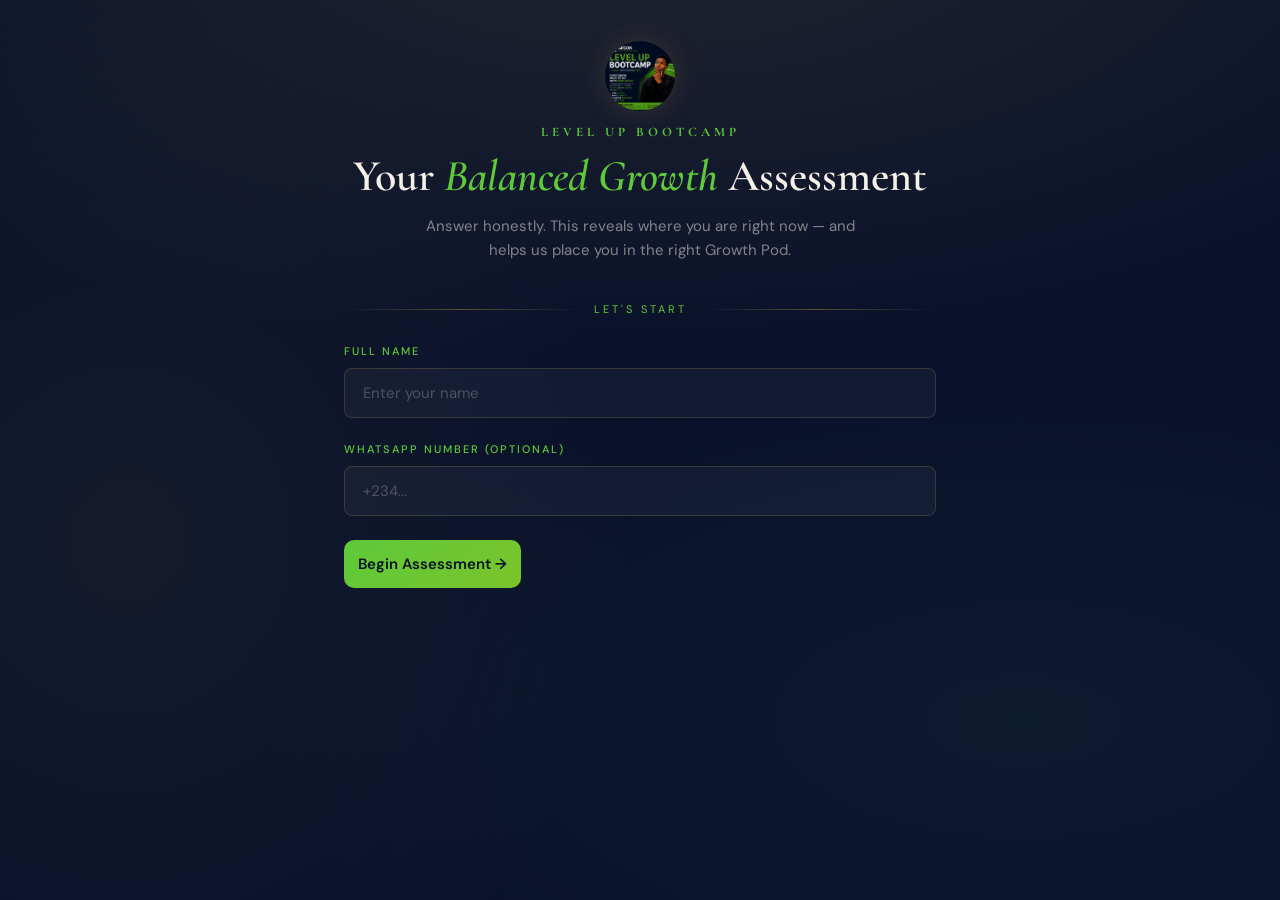
<file: index.html>
<!DOCTYPE html>
<html lang="en">
<head>
    <meta charset="UTF-8"/>
    <meta name="viewport" content="width=device-width, initial-scale=1.0"/>
    <title> Growth Plan</title>
    <link href="https://fonts.googleapis.com/css2?family=Cormorant+Garamond:ital,wght@0,400;0,600;0,700;1,400&family=DM+Sans:wght@300;400;500;600&display=swap" rel="stylesheet"/>
    <link rel="stylesheet" href="./style.css">
</head>
<body>
    <div class="container">

        <div class="header">
            <!-- <div class="logo-mark"><img src="./img/logo.png" style="width: 80px; height: 80px; border-radius: 100%;" alt=""></div> -->
            <div class="logo-mark"><img src="./img/boot-camp.png" style="width: 70px; height: 70px; border-radius: 100%;" alt=""></div>
            <div class="brand"><b>LEVEL UP BOOTCAMP</b></div>
            <h1>Your <span>Balanced Growth</span> Assessment</h1>
            <p class="subtitle">
                Answer honestly. This reveals where you are right now — and helps us place you in the right Growth Pod.
            </p>
        </div>

        <div id="stepName">
            <div class="divider">Let's Start</div>
            <div class="form-group">
            <label class="field-label">Full Name</label>
            <input type="text" id="nameInput" placeholder="Enter your name"/>
            </div>
            <div class="form-group">
            <label class="field-label">WhatsApp Number (optional)</label>
            <input type="text" id="phoneInput" placeholder="+234..."/>
            </div>
            <!-- <div class="form-group">
            <label class="field-label">password</label>
            <input type="password" required id="password" placeholder="Enter personal password from pg 10">
            </div> -->
            <button class="btn-next" onclick="startAssessment()">Begin Assessment →</button>
        </div>

        <div id="stepAssessment" style="display: none;">
            <div class="progress-bar-wrap"><div class="progress-bar" id="progressBar" style="width:0%"></div></div>
            <div class="progress-label" id="progressLabel">Pillar 1 of 7</div>
            <div id="pillarContent"></div>
            <div class="nav-row">
            <button class="btn-back" id="backBtn" onclick="prevPillar()">← Back</button>
            <button class="btn-next" id="nextBtn" onclick="nextPillar()">Next →</button>
            </div>
        </div>

        <div id="stepResults" style="display:none;" class="results-section">
            <div class="divider">Your Results</div>
            <div class="chart-wrap">
            <div class="chart-title"><span id="display-name"><b>Your</b></span> Level-Up Tree Map</div>
            <div class="chart-subtitle">A visual snapshot of your balanced growth</div>
            <canvas id="radarCanvas"></canvas>
            </div>
            <div id="scoreGrid" class="score-grid"></div>
            <div class="reveal-box" id="revealBox"></div>
            <div class="pod-choice-title">Generate a growth plan;</div>
            <p class="pod-choice-sub">
                We recommend your weakest pillar — but you can choose any area you feel called to grow in.
            </p>
            <div class="pillars-grid" id="podGrid"></div>
            <!-- <textarea
             id="reasonInput" placeholder="Why this pod? Share what's been on your heart about this area... (optional)"
            ></textarea> -->
            <button class="submit-btn" id="submitBtn" onclick="generatePlan()">
            <span id="btnText">Generate Growth Plan 🌿</span>
            <div class="spinner" id="spinner"></div>
            </button>
            <div class="error-msg" id="errorMsg"></div>
        </div>

        <div class="success" id="successMsg">
            <div class="success-icon">🌳</div>
            <h2>You're in, Giant.</h2>
            <p>Your growth plan has been generated.<br/>Stay accountable throughout the Level-Up Bootcamp.</p>
            <div class="pod-badge" id="podBadge"></div>
        </div>

    </div>
    <script src="./script.js"></script>
</body>
</html>
<div>

    <!-- Step 2: Assessment -->
    <div id="stepAssessment" style="display:none;">
        <div class="progress-bar-wrap">
        <div class="progress-bar" id="progressBar" style="width:0%"></div>
        </div>
        <div class="progress-label" id="progressLabel">Pillar 1 of 7</div>
        <div id="pillarContent"></div>
        <div class="nav-row">
        <button class="btn-back" id="backBtn" onclick="prevPillar()">← Back</button>
        <button class="btn-next" id="nextBtn" onclick="nextPillar()">Next →</button>
        </div>
    </div>

    <!-- Step 3: Results + Pod Choice -->
    <div id="stepResults" style="display:none;" class="results-section">
        <div class="divider">Your Results</div>
        <div id="scoreGrid" class="score-grid"></div>
        <div class="reveal-box" id="revealBox"></div>

        <div class="pod-choice-title">Choose your Growth Pod</div>
        <p style="font-size:13px;color:var(--muted);margin-bottom:14px;line-height:1.5;">
            We recommend your weakest pillar — but you can choose any area you feel called to grow in.
        </p>
        <div class="pillars-grid" id="podGrid"></div>

        <textarea
        id="reasonInput" placeholder="Why this pod? Share what's been on your heart about this area... (optional)"
        ></textarea>

        <button class="submit-btn" id="submitBtn" onclick="submitForm()">
        <span id="btnText">Join My Pod 🌿</span>
        <div class="spinner" id="spinner"></div>
        </button>
        <div class="error-msg" id="errorMsg"></div>
    </div>

    <!-- Success -->
    <!-- <div class="success" id="successMsg">
        <div class="success-icon">🌳</div>
        <h2>You're in, Giant.</h2>
        <p>Your pod choice has been recorded.<br/>Joshua will reach out with your group details soon.</p>
        <div class="pod-badge" id="podBadge"></div>
    </div> -->

</div>
</file>
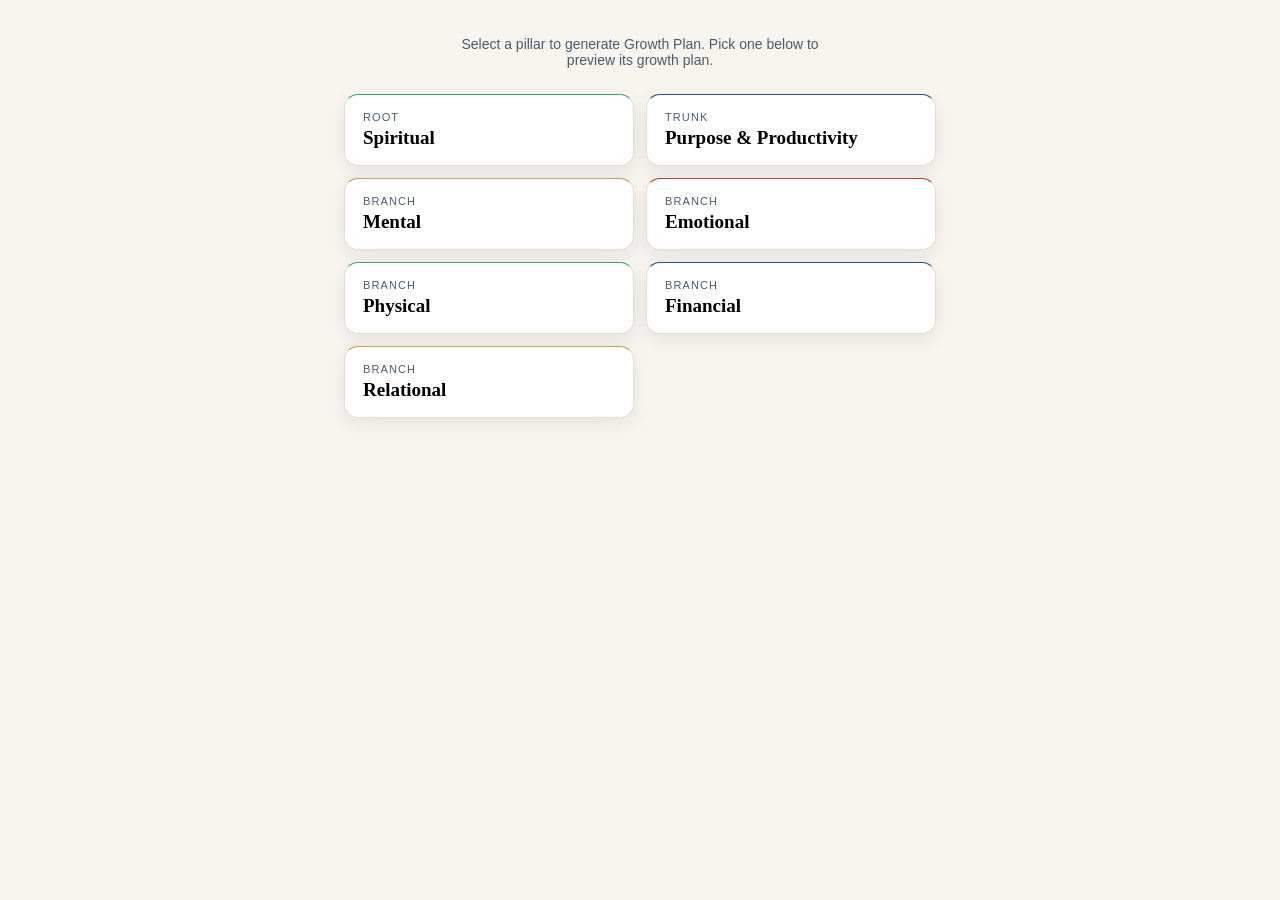
<file: argon-growth-plan.html>
<!DOCTYPE html>
<html lang="en">
<head>
<meta charset="UTF-8">
<meta name="viewport" content="width=device-width, initial-scale=1.0">
<title>LEVEL-UP BOOTCAMP — Growth Plan</title>
<link rel="preconnect" href="https://fonts.googleapis.com">
<link rel="preconnect" href="https://fonts.gstatic.com" crossorigin>
<!-- <link href="https://fonts.googleapis.com/css2?family=Fraunces:opsz,wght@9..144,400;9..144,500;9..144,600;9..144,700&family=Work+Sans:wght@400;500;600;700&display=swap" rel="stylesheet"> -->
<link href="https://fonts.googleapis.com/css2?family=Cormorant+Garamond:ital,wght@0,400;0,600;0,700;1,400&family=DM+Sans:wght@300;400;500;600&display=swap" rel="stylesheet"/>
<link rel="stylesheet" href="./style2.css">
</head>
<body>

<div id="hero" class="hero" hidden>
  <div class="hero-inner">
    <div class="eyebrow"><span class="dot"></span> LEVEL-UP BOOTCAMP</div>
    <div class="pillar-tag"><span class="swatch" id="pillarSwatch"></span><span id="pillarSection"></span></div>
    <h1 class="headline display" id="pillarLabel"></h1>
    <p class="tagline" id="pillarTagline"></p>
    <p class="weak-note">This pillar was <b>selected</b> in your assessment. Below are 7 starter habits to strengthen it, edit any line, remove what doesn't fit, or add your own.</p>
    <button class="change-pillar" id="changePillar">Not the right pillar? Choose a different one</button>
    <br>
    <br>
    <button class="btn btn-ghost" id="retake">Retake Assessment</button>
  </div>
</div>

<div id="picker" class="picker-wrap" hidden>
  <div style="height:36px"></div>
  <p class="picker-note">Select a pillar to generate Growth Plan. Pick one below to preview its growth plan.</p>
  <div class="picker-grid" id="pickerGrid"></div>
</div>

<div id="main" class="main" hidden>
  <div class="section-label">transformative habits</div>
  <ul class="stairs" id="stairs"></ul>
  <button class="add-step" id="addHabit">+ Add a custom habit</button>

  <div class="actions">
    <button class="btn btn-primary" id="savePlan">Save plan</button>
    <button class="btn btn-ghost" id="resetPlan">Reset to defaults</button>
    <span class="save-flash" id="saveFlash">✓ Saved</span>
  </div>

  <p class="footer-note">Tap a step number to mark a habit as this week's focus. Saved plans persist on this browser.</p>
</div>

<script>
(function(){

  const PILLARS = {
    spiritual: {
      section: "Root", label: "Spiritual", accent: "#3FA66C",
      tagline: "The root that feeds everything else; your walk with God, prayer life, and discernment.",
      habits: [
        "Start the day with 10 minutes of prayer before checking your phone",
        "Read one chapter of scripture and journal one takeaway",
        "Fast one meal a week to sharpen discernment",
        "Memorize one verse every week",
        "Attend a devotional check-in daily",
        "Practice 5 minutes of silence before bed to listen",
        "Confess one area of struggle to an accountability partner weekly"
      ]
    },
    purpose: {
      section: "Trunk", label: "Purpose & Productivity", accent: "#25517E",
      tagline: "The trunk that carries your growth upward, clarity of purpose and consistent execution.",
      habits: [
        "Write tomorrow's top 3 priorities before ending today",
        "Time-block your first productive hour, no phone",
        "Review your 90-day goal every Sunday",
        "Say no to one low-value request this week",
        "Track hours spent versus hours planned daily",
        "End each day with a 5-minute win log",
        "Batch admin tasks into one weekly block"
      ]
    },
    mental: {
      section: "Branch", label: "Mental", accent: "#C79A4B",
      tagline: "Sharpening how you think, focus, and learn.",
      habits: [
        "Read 15 pages of a growth book daily",
        "Do one deep-focus 90-minute session daily, no notifications",
        "Journal one lesson learned each evening",
        "Learn one new concept outside your field weekly",
        "Take a 20-minute walk without your phone",
        "Solve one puzzle or brain exercise daily",
        "Limit passive scrolling to 30 minutes a day"
      ]
    },
    emotional: {
      section: "Branch", label: "Emotional", accent: "#B9412E",
      tagline: "Building self-awareness, regulation, and resilience.",
      habits: [
        "Name your emotion out loud before reacting",
        "Check in with a trusted friend twice a week",
        "Practice 3 deep breaths before responding when triggered",
        "Write a gratitude note before bed",
        "Process one difficult feeling in your journal weekly",
        "Forgive one grudge you've been holding this month",
        "Celebrate one small win daily"
      ]
    },
    physical: {
      section: "Branch", label: "Physical", accent: "#3FA66C",
      tagline: "Caring for the body that carries everything else.",
      habits: [
        "Drink 8 glasses of water daily",
        "Move your body for 20 minutes daily",
        "Sleep by 11pm at least 5 nights a week",
        "Prepare one home-cooked meal daily",
        "Stretch for 5 minutes every morning",
        "Take the stairs instead of the elevator this month",
        "Get 10 minutes of sunlight daily"
      ]
    },
    financial: {
      section: "Branch", label: "Financial", accent: "#25517E",
      tagline: "Building discipline, awareness, and margin with money.",
      habits: [
        "Track every expense for 7 days straight",
        "Save 10% of any income received immediately",
        "Review your budget every Friday",
        "Avoid one impulse purchase this week",
        "Learn one financial concept weekly",
        "Set one 6-month savings goal and track progress",
        "Pay one bill a day early instead of at deadline"
      ]
    },
    relational: {
      section: "Branch", label: "Relational", accent: "#C79A4B",
      tagline: "Investing in the people around you with intention.",
      habits: [
        "Reach out to one person you've neglected weekly",
        "Give one specific compliment daily",
        "Have one phone-free conversation daily",
        "Resolve one unspoken tension this month",
        "Serve someone without being asked weekly",
        "Check in on a friend weekly",
        "Write a thank-you note to someone monthly"
      ]
    }
  };

  const $ = (sel) => document.querySelector(sel);
  const heroEl = $("#hero"), pickerEl = $("#picker"), mainEl = $("#main");
  let currentPillarId = null;
  let habits = []; // [{id, text, done}]
  let uidCounter = 1;

  function uid(){ return "h" + (uidCounter++); }
  function storageKey(id){ return "argon-growth-plan:" + id; }

  function getPillarFromURL(){
    const p = new URLSearchParams(window.location.search).get("pillar");
    return (p && PILLARS[p]) ? p : null;
  }

  function buildPicker(){
    const grid = $("#pickerGrid");
    grid.innerHTML = "";
    Object.entries(PILLARS).forEach(([id, p]) => {
      const btn = document.createElement("button");
      btn.className = "picker-card";
      btn.innerHTML = `<div class="pc-section">${p.section}</div><div class="pc-label display">${p.label}</div>`;
      btn.style.borderTopColor = p.accent;
      btn.addEventListener("click", () => selectPillar(id));
      grid.appendChild(btn);
    });
  }

  function showPicker(){
    heroEl.hidden = true; mainEl.hidden = true;
    pickerEl.hidden = false;
  }

  function selectPillar(id){
    currentPillarId = id;
    const p = PILLARS[id];

    const url = new URL(window.location);
    url.searchParams.set("pillar", id);
    window.history.replaceState({}, "", url);

    $("#pillarSwatch").style.background = p.accent;
    $("#pillarSection").textContent = p.section + " · " + p.label;
    $("#pillarLabel").textContent = p.label;
    $("#pillarTagline").textContent = p.tagline;
    document.documentElement.style.setProperty("--green-500", p.accent);

    pickerEl.hidden = true;
    heroEl.hidden = false;
    mainEl.hidden = false;

    loadHabits(id);
    renderHabits();
  }

  function loadHabits(id){
    try{
      const raw = localStorage.getItem(storageKey(id));
      if(raw){
        const parsed = JSON.parse(raw);
        if(Array.isArray(parsed) && parsed.length){
          habits = parsed;
          return;
        }
      }
    }catch(e){ /* corrupted or missing — fall through to defaults */ }
    habits = PILLARS[id].habits.map(text => ({ id: uid(), text, done: false }));
  }

  function renderHabits(){
    const stairs = $("#stairs");
    stairs.innerHTML = "";
    habits.forEach((h, i) => {
      const li = document.createElement("li");
      li.className = "step" + (h.done ? " done" : "");
      li.dataset.index = Math.min(i, 6);
      li.dataset.id = h.id;

      const num = document.createElement("div");
      num.className = "step-num";
      num.textContent = i + 1;
      num.title = "Mark as this week's focus";
      num.addEventListener("click", () => {
        h.done = !h.done;
        renderHabits();
      });

      const text = document.createElement("div");
      text.className = "step-text";
      text.contentEditable = "true";
      text.dataset.placeholder = "Describe this habit…";
      text.textContent = h.text;
      text.addEventListener("input", () => { h.text = text.textContent; });
      text.addEventListener("blur", () => { h.text = text.textContent.trim(); });

      const remove = document.createElement("button");
      remove.className = "step-remove";
      remove.innerHTML = "&times;";
      remove.title = "Remove habit";
      remove.addEventListener("click", () => {
        habits = habits.filter(x => x.id !== h.id);
        renderHabits();
      });

      li.appendChild(num);
      li.appendChild(text);
      li.appendChild(remove);
      stairs.appendChild(li);
    });
  }

  function addHabit(){
    habits.push({ id: uid(), text: "", done: false });
    renderHabits();
    const editables = document.querySelectorAll(".step-text");
    const last = editables[editables.length - 1];
    if(last){ last.focus(); }
  }

  function savePlan(){
    if(!currentPillarId) return;
    const clean = habits.map(h => ({ ...h, text: h.text.trim() })).filter(h => h.text.length > 0);
    habits = clean;
    renderHabits();

    const flash = $("#saveFlash");
    try{
      localStorage.setItem(storageKey(currentPillarId), JSON.stringify(habits));
      flash.textContent = "✓ Saved";
      flash.style.color = "var(--green-500)";
    }catch(e){
      flash.textContent = "Couldn't save — storage may be full or disabled";
      flash.style.color = "#B9412E";
    }
    flash.classList.add("show");
    setTimeout(() => flash.classList.remove("show"), 2200);
  }

  function resetPlan(){
    if(!currentPillarId) return;
    if(!confirm("Reset to the 7 default habits for this pillar? Your saved edits will be lost.")) return;
    habits = PILLARS[currentPillarId].habits.map(text => ({ id: uid(), text, done: false }));
    localStorage.removeItem(storageKey(currentPillarId));
    renderHabits();
  }

  $("#addHabit").addEventListener("click", addHabit);
  $("#savePlan").addEventListener("click", savePlan);
  $("#resetPlan").addEventListener("click", resetPlan);
  $("#changePillar").addEventListener("click", showPicker);
  $("#retake").addEventListener("click", ()=>{window.location = '/'});

  // listen for a pillar handed off via postMessage from the previous page
  window.addEventListener("message", (e) => {
    if(e.data && typeof e.data.pillar === "string" && PILLARS[e.data.pillar]){
      selectPillar(e.data.pillar);
    }
  });

  buildPicker();
  const initial = getPillarFromURL();
  if(initial){
    selectPillar(initial);
  }else{
    showPicker();
  }

})();
</script>
</body>
</html>
</file>
<file: style.css>
:root {
--dark: #0a122b;
--gold: #c9a84c;
--gold: #5ec93a;
--gold-light: #f0d080;
--gold-light: #7BC42B;
--gold-dim: rgba(201,168,76,0.15);
--gold-dim: #0B1225;
--white: #f5f0e8;
--muted: #B7D8E6;
--muted: rgba(245,240,232,0.5);
}
* { margin:0; padding:0; box-sizing:border-box; }
body { background:var(--dark); color:var(--white); font-family:'DM Sans',sans-serif; min-height:100vh; overflow-x:hidden; }
body::before {
content:''; position:fixed; inset:0;
background:
    radial-gradient(ellipse 80% 50% at 50% -10%, rgba(201,168,76,0.12), transparent),
    radial-gradient(ellipse 60% 40% at 80% 80%, rgba(45,106,79,0.1), transparent),
    radial-gradient(ellipse 40% 60% at 10% 60%, rgba(201,168,76,0.06), transparent);
pointer-events:none; z-index:0;
}
.container { position:relative; z-index:1; max-width:640px; margin:0 auto; padding:48px 24px 80px; }

.header { text-align:center; margin-bottom:40px; }
.logo-mark { width:56px; height:56px; background:linear-gradient(135deg,var(--gold),var(--gold-light)); border-radius:50%; display:flex; align-items:center; justify-content:center; margin:0 auto 20px; font-size:22px; box-shadow:0 0 32px rgba(201,168,76,0.3); }
.brand { font-family:'Cormorant Garamond',serif; font-size:13px; letter-spacing:4px; text-transform:uppercase; color:var(--gold); margin-bottom:12px; }
h1 { font-family:'Cormorant Garamond',serif; font-size:clamp(30px,6vw,44px); font-weight:600; line-height:1.1; color:var(--white); margin-bottom:14px; }
h1 span { color:var(--gold); font-style:italic; }
.subtitle { font-size:15px; color:var(--muted); line-height:1.6; max-width:440px; margin:0 auto; }

.divider { display:flex; align-items:center; gap:12px; margin:28px 0; color:var(--gold); font-size:11px; letter-spacing:3px; text-transform:uppercase; }
.divider::before,.divider::after { content:''; flex:1; height:1px; background:linear-gradient(90deg,transparent,rgba(201,168,76,0.4),transparent); }

.form-group { margin-bottom:24px; }
label.field-label { display:block; font-size:11px; letter-spacing:2px; text-transform:uppercase; color:var(--gold); margin-bottom:10px; font-weight:500; }

/* input[type="text"] { width:100%; background:rgba(255,255,255,0.04); border:1px solid rgba(201,168,76,0.2); border-radius:8px; padding:14px 18px; color:var(--white); font-family:'DM Sans',sans-serif; font-size:15px; outline:none; transition:border-color 0.2s,background 0.2s; }
input[type="text"]:focus { border-color:var(--gold); background:rgba(201,168,76,0.06); } */

input{ width:100%; background:rgba(255,255,255,0.04); border:1px solid rgba(201,168,76,0.2); border-radius:8px; padding:14px 18px; color:var(--white); font-family:'DM Sans',sans-serif; font-size:15px; outline:none; transition:border-color 0.2s,background 0.2s; }
input:focus { border-color:var(--gold); background:rgba(201,168,76,0.06); }
input::placeholder { color:rgba(245,240,232,0.25); }

input[type="password"] {
    margin-bottom: 30px;
}

.progress-bar-wrap { background:rgba(255,255,255,0.06); border-radius:999px; height:4px; margin-bottom:10px; }
.progress-bar { height:4px; border-radius:999px; background:linear-gradient(90deg,var(--gold),var(--gold-light)); transition:width 0.4s ease; }
.progress-label { font-size:11px; color:var(--muted); text-align:right; margin-bottom:20px; letter-spacing:1px; }

.pillar-section { margin-bottom:32px; }
.pillar-header { display:flex; align-items:center; gap:12px; margin-bottom:20px; }
.pillar-emoji { font-size:32px; }
.pillar-title { font-family:'Cormorant Garamond',serif; font-size:24px; font-weight:600; color:var(--white); }
.pillar-subtitle { font-size:12px; color:var(--muted); margin-top:2px; }

.question-block { margin-bottom:22px; }
.question-text { font-size:14px; color:var(--white); margin-bottom:10px; line-height:1.5; }
.scale-row { display:flex; gap:6px; }
.scale-btn { flex:1; padding:11px 4px; background:rgba(255,255,255,0.04); border:1px solid rgba(201,168,76,0.15); border-radius:8px; color:var(--muted); font-size:14px; font-weight:600; cursor:pointer; transition:all 0.2s; text-align:center; font-family:'DM Sans',sans-serif; }
.scale-btn:hover { border-color:rgba(201,168,76,0.5); color:var(--white); background:rgba(201,168,76,0.08); }
.scale-btn.selected { background:var(--gold-dim); border-color:var(--gold); color:var(--gold); }
.scale-labels { display:flex; justify-content:space-between; margin-top:5px; }
.scale-labels span { font-size:10px; color:var(--muted); }

.nav-row { display:flex; gap:12px; margin-top:12px; }
.btn-next { flex:1; padding:14px; background:linear-gradient(135deg,var(--gold),var(--gold-light)); border:none; border-radius:10px; color:var(--dark); font-family:'DM Sans',sans-serif; font-size:15px; font-weight:600; cursor:pointer; transition:opacity 0.2s,transform 0.15s; }
.btn-next:hover { opacity:0.9; transform:translateY(-1px); }
.btn-back { padding:14px 20px; background:transparent; border:1px solid rgba(201,168,76,0.25); border-radius:10px; color:var(--muted); font-family:'DM Sans',sans-serif; font-size:15px; cursor:pointer; transition:all 0.2s; }
.btn-back:hover { border-color:var(--gold); color:var(--white); }

.results-section { animation:fadeIn 0.5s ease; }
@keyframes fadeIn { from{opacity:0;transform:translateY(16px)} to{opacity:1;transform:none} }

.chart-wrap { display:flex; flex-direction:column; align-items:center; margin-bottom:32px; }
.chart-title { font-family:'Cormorant Garamond',serif; font-size:22px; color:var(--white); margin-bottom:4px; text-align:center; }
.chart-subtitle { font-size:12px; color:var(--muted); margin-bottom:16px; text-align:center; }

.score-grid { display:grid; gap:10px; margin-bottom:28px; }
.score-row { background:rgba(255,255,255,0.03); border:1px solid rgba(201,168,76,0.12); border-radius:10px; padding:12px 16px; display:flex; align-items:center; gap:12px; }
.score-row.weakest { border-color:rgba(240,100,100,0.5); background:rgba(240,100,100,0.06); }
.score-row-icon { font-size:18px; width:24px; text-align:center; }
.score-row-name { font-size:14px; font-weight:500; flex:1; }
.score-bar-wrap { width:100px; height:6px; background:rgba(255,255,255,0.08); border-radius:999px; }
.score-bar-fill { height:6px; border-radius:999px; background:linear-gradient(90deg,var(--gold),var(--gold-light)); }
.score-row.weakest .score-bar-fill { background:linear-gradient(90deg,#e07070,#f0a0a0); }
.score-pct { font-size:13px; font-weight:600; color:var(--gold); width:36px; text-align:right; }
.score-row.weakest .score-pct { color:#f0a0a0; }
.weakest-tag { font-size:10px; color:#f0a0a0; letter-spacing:1px; text-transform:uppercase; margin-top:2px; }

.reveal-box { background:rgba(201,168,76,0.08); border:1px solid rgba(201,168,76,0.3); border-radius:12px; padding:20px; margin-bottom:24px; text-align:center; }
.reveal-box h3 { font-family:'Cormorant Garamond',serif; font-size:22px; color:var(--gold); margin-bottom:8px; }
.reveal-box p { font-size:14px; color:var(--muted); line-height:1.6; }

.pod-choice-title { font-size:11px; letter-spacing:2px; text-transform:uppercase; color:var(--gold); margin-bottom:8px; font-weight:500; }
.pod-choice-sub { font-size:13px; color:var(--muted); margin-bottom:14px; line-height:1.5; }
.pillars-grid { display:grid; grid-template-columns:1fr 1fr; gap:10px; }
.pillar-card { position:relative; cursor:pointer; }
.pillar-card input[type="radio"] { position:absolute; opacity:0; width:0; height:0; }
.pillar-card .card-inner { border:1px solid rgba(201,168,76,0.15); border-radius:12px; padding:14px 12px; background:rgba(255,255,255,0.02); transition:all 0.25s ease; display:flex; align-items:flex-start; gap:10px; }
.pillar-card.recommended .card-inner { border-color:var(--gold); background:var(--gold-dim); }
.pillar-card input:checked + .card-inner { border-color:var(--gold); background:var(--gold-dim); box-shadow:0 0 20px rgba(201,168,76,0.12); }
.pillar-card:hover .card-inner { border-color:rgba(201,168,76,0.4); background:rgba(201,168,76,0.05); }
.p-icon { font-size:20px; flex-shrink:0; margin-top:2px; }
.p-name { font-weight:600; font-size:13px; color:var(--white); margin-bottom:2px; }
.p-desc { font-size:11px; color:var(--muted); line-height:1.4; }
.rec-badge { font-size:10px; color:var(--gold); letter-spacing:1px; margin-top:3px; }
.pillar-card input:checked + .card-inner .p-name::after { content:' ✓'; color:var(--gold); }

textarea { width:100%; background:rgba(255,255,255,0.04); border:1px solid rgba(201,168,76,0.2); border-radius:8px; padding:14px 18px; color:var(--white); font-family:'DM Sans',sans-serif; font-size:15px; outline:none; resize:vertical; min-height:80px; transition:border-color 0.2s; margin-top:16px; }
textarea:focus { border-color:var(--gold); }
textarea::placeholder { color:rgba(245,240,232,0.25); }

.submit-btn { width:100%; padding:16px; background:linear-gradient(135deg,var(--gold),var(--gold-light)); border:none; border-radius:10px; color:var(--dark); font-family:'DM Sans',sans-serif; font-size:15px; font-weight:600; cursor:pointer; transition:opacity 0.2s,transform 0.15s; margin-top:16px; display:flex; align-items:center; justify-content:center; gap:8px; margin-top: 35px; }
.submit-btn:hover:not(:disabled) { opacity:0.9; transform:translateY(-1px); }
.submit-btn:disabled { opacity:0.6; cursor:not-allowed; }
.spinner { width:16px; height:16px; border:2px solid rgba(0,0,0,0.2); border-top-color:var(--dark); border-radius:50%; animation:spin 0.7s linear infinite; display:none; }
@keyframes spin { to{transform:rotate(360deg);} }
.error-msg { background:rgba(255,80,80,0.1); border:1px solid rgba(255,80,80,0.3); border-radius:8px; padding:12px 16px; margin-top:12px; font-size:13px; color:#ff9999; display:none; }

.success { display:none; text-align:center; padding:48px 24px; animation:fadeIn 0.5s ease; }
.success.show { display:block; }
.success-icon { font-size:52px; margin-bottom:20px; }
.success h2 { font-family:'Cormorant Garamond',serif; font-size:32px; color:var(--gold); margin-bottom:12px; }
.success p { color:var(--muted); font-size:15px; line-height:1.6; }
.pod-badge { display:inline-block; margin-top:24px; padding:10px 24px; border:1px solid var(--gold); border-radius:999px; font-size:13px; color:var(--gold); letter-spacing:1px; }

@media(max-width:480px){ .pillars-grid{grid-template-columns:1fr;} }
</file>
<file: style2.css>
:root{
--navy-950:#0a122b;
--navy-800:#12314F;
--navy-700:#1B4066;
--navy-600:#25517E;
--green-500:#3FA66C;
--green-400:#5EBB84;
--green-100:#DCEFE2;
--cream-50:#F8F5EF;
/* --cream-50:#0a122b; */
--cream-100:#F1ECE1;
--cream-line:#E4DDCC;
--gold-400:#C79A4B;
--ink:#16283C;
--ink-soft:#4A5A6C;
--radius:14px;
--shadow:0 6px 20px rgba(10,27,46,0.08);

--dark: #0a122b;
--gold: #5ec93a;
--gold-light: #7BC42B;
--gold-dim: #0B1225;
--white: #f5f0e8;
--muted: rgba(245,240,232,0.5);
}

*{box-sizing:border-box;}
html,body{margin:0;padding:0;}
body{
background:var(--cream-50);
color:var(--ink);
font-family:'Work Sans', sans-serif;
min-height:100vh;
-webkit-font-smoothing:antialiased;
}
.display{font-family:'Fraunces', serif;}

a{color:inherit;}

/* ===== Header band ===== */
.hero{
background:
    radial-gradient(120% 140% at 15% 0%, var(--navy-700) 0%, var(--navy-950) 55%),
    var(--navy-950);
color:var(--cream-50);
padding:44px 24px 40px;
position:relative;
overflow:hidden;
}
.hero::after{
content:"";
position:absolute;
right:-40px; top:-40px;
width:220px; height:220px;
background:radial-gradient(circle, rgba(63,166,108,0.25), transparent 70%);
pointer-events:none;
}
.hero-inner{max-width:640px; margin:0 auto; position:relative;}
.eyebrow{
display:flex; align-items:center; gap:8px;
font-size:12px; letter-spacing:.14em; text-transform:uppercase;
color:var(--green-400); font-weight:600; margin-bottom:18px;
}
.eyebrow .dot{width:6px;height:6px;border-radius:50%;background:var(--green-400);}
.pillar-tag{
display:inline-flex; align-items:center; gap:8px;
font-size:12px; letter-spacing:.06em; text-transform:uppercase;
color:var(--cream-50); background:rgba(255,255,255,0.08);
border:1px solid rgba(255,255,255,0.14);
padding:5px 12px; border-radius:999px; margin-bottom:16px;
}
.pillar-tag .swatch{width:9px;height:9px;border-radius:3px;}
h1.headline{
font-size:clamp(30px, 5vw, 44px);
line-height:1.08;
font-weight:600;
margin:0 0 14px;
letter-spacing:-0.01em;
}
.tagline{
font-size:16px; line-height:1.6; color:rgba(248,245,239,0.78);
max-width:52ch; margin:0 0 22px;
}
.weak-note{
font-size:13.5px; line-height:1.6; color:rgba(248,245,239,0.62);
border-left:2px solid var(--green-500);
padding-left:12px; max-width:52ch;
}
.weak-note b{color:var(--cream-50); font-weight:600;}

/* ===== Picker (fallback if no pillar was passed) ===== */
.picker-wrap{max-width:640px; margin:0 auto; padding:0 24px 60px;}
.picker-note{
text-align:center; color:var(--ink-soft); font-size:14px;
max-width:46ch; margin:0 auto 26px;
}
.picker-grid{
display:grid; grid-template-columns:repeat(2, 1fr); gap:12px;
}
@media (max-width:480px){ .picker-grid{grid-template-columns:1fr;} }
.picker-card{
background:#fff; border:1px solid var(--cream-line); border-radius:var(--radius);
padding:16px 18px; text-align:left; cursor:pointer;
font-family:inherit; box-shadow:var(--shadow);
transition:transform .15s ease, box-shadow .15s ease, border-color .15s ease;
}
.picker-card:hover{ transform:translateY(-2px); border-color:var(--green-400); }
.picker-card .pc-section{font-size:11px; letter-spacing:.1em; text-transform:uppercase; color:var(--ink-soft); margin-bottom:4px;}
.picker-card .pc-label{font-family:'Fraunces',serif; font-size:19px; font-weight:600;}

/* ===== Main content ===== */
.main{max-width:640px; margin:-32px auto 0; padding:0 24px 80px; position:relative;}

.section-label{
display:flex; align-items:center; gap:10px;
font-size:13px; letter-spacing:.08em; text-transform:uppercase;
color:var(--ink-soft); font-weight:600; margin:36px 0 18px;
margin-top: 50px;
}
.section-label::after{content:""; flex:1; height:1px; background:var(--cream-line);}

/* ===== Staircase habit list ===== */
.stairs{list-style:none; margin:0; padding:0;}
.step{
display:grid; grid-template-columns:40px 1fr auto; align-items:start;
gap:14px;
background:#fff;
border:1px solid var(--cream-line);
border-left:4px solid var(--green-500);
border-radius:var(--radius);
padding:16px 16px 16px 18px;
margin-bottom:12px;
box-shadow:var(--shadow);
opacity:0; transform:translateY(10px);
animation:rise .5s ease forwards;
}
@media (prefers-reduced-motion: reduce){
.step{ opacity:1; transform:none; animation:none; }
}
@keyframes rise{ to{ opacity:1; transform:translateY(0); } }

.step[data-index="0"]{ margin-left:0; }
.step[data-index="1"]{ margin-left:6px; }
.step[data-index="2"]{ margin-left:12px; }
.step[data-index="3"]{ margin-left:18px; }
.step[data-index="4"]{ margin-left:24px; }
.step[data-index="5"]{ margin-left:30px; }
.step[data-index="6"]{ margin-left:36px; }
@media (max-width:480px){
.step[data-index]{ margin-left:0 !important; }
}

.step.done{ border-left-color:var(--gold-400); background:var(--cream-100); }
.step.done .step-num{ background:var(--gold-400); }

.step-num{
width:28px; height:28px; border-radius:8px;
background:var(--navy-800); color:#fff;
display:flex; align-items:center; justify-content:center;
font-family:'Fraunces',serif; font-weight:600; font-size:13px;
cursor:pointer; user-select:none;
transition:background .15s ease;
}

.step-text{
font-size:15px; line-height:1.55; color:var(--ink);
outline:none; padding:4px 2px; border-radius:6px;
min-height:24px;
}
.step-text:focus{ background:var(--green-100); }
.step-text[data-placeholder]:empty::before{
content:attr(data-placeholder); color:#9AA6B2;
}

.step-remove{
background:none; border:none; color:#B9C0C8; cursor:pointer;
font-size:18px; line-height:1; padding:4px; border-radius:6px;
transition:color .15s ease, background .15s ease;
}
.step-remove:hover{ color:#C0392B; background:rgba(192,57,43,0.08); }

.add-step{
width:100%;
border:1.5px dashed var(--cream-line);
background:transparent;
color:var(--ink-soft);
font-family:inherit; font-size:14.5px; font-weight:500;
padding:14px; border-radius:var(--radius);
cursor:pointer; margin-top:6px;
transition:border-color .15s ease, color .15s ease, background .15s ease;
}
.add-step:hover{ border-color:var(--green-500); color:var(--green-500); background:var(--green-100); }

/* ===== Action bar ===== */
.actions{
display:flex; gap:10px; margin-top:30px; flex-wrap:wrap; align-items:center;
}
.btn{
font-family:inherit; font-size:14.5px; font-weight:600;
padding:12px 20px; border-radius:999px; cursor:pointer; border:1px solid transparent;
transition:transform .12s ease, opacity .15s ease;
}
.btn:active{ transform:scale(0.97); }
.btn-primary{ background:var(--navy-950); color:#fff; }
.btn-primary:hover{ opacity:.9; }
.btn-ghost{ background:transparent; color:var(--ink-soft); border-color:var(--cream-line); }
.btn-ghost:hover{ border-color:var(--ink-soft); }

.save-flash{
display:inline-flex; align-items:center; gap:6px;
font-size:13px; color:var(--green-500); font-weight:600;
opacity:0; transition:opacity .25s ease; margin-left:4px;
}
.save-flash.show{ opacity:1; }

.footer-note{
margin-top:34px; font-size:12.5px; color:#9AA6B2; text-align:center;
}

.change-pillar{
display:inline-block; margin-top:10px; font-size:13px;
color:rgba(248,245,239,0.75); text-decoration:underline; cursor:pointer; background:none; border:none; font-family:inherit;
padding:0;
}

[hidden]{ display:none !important; }
</file>
